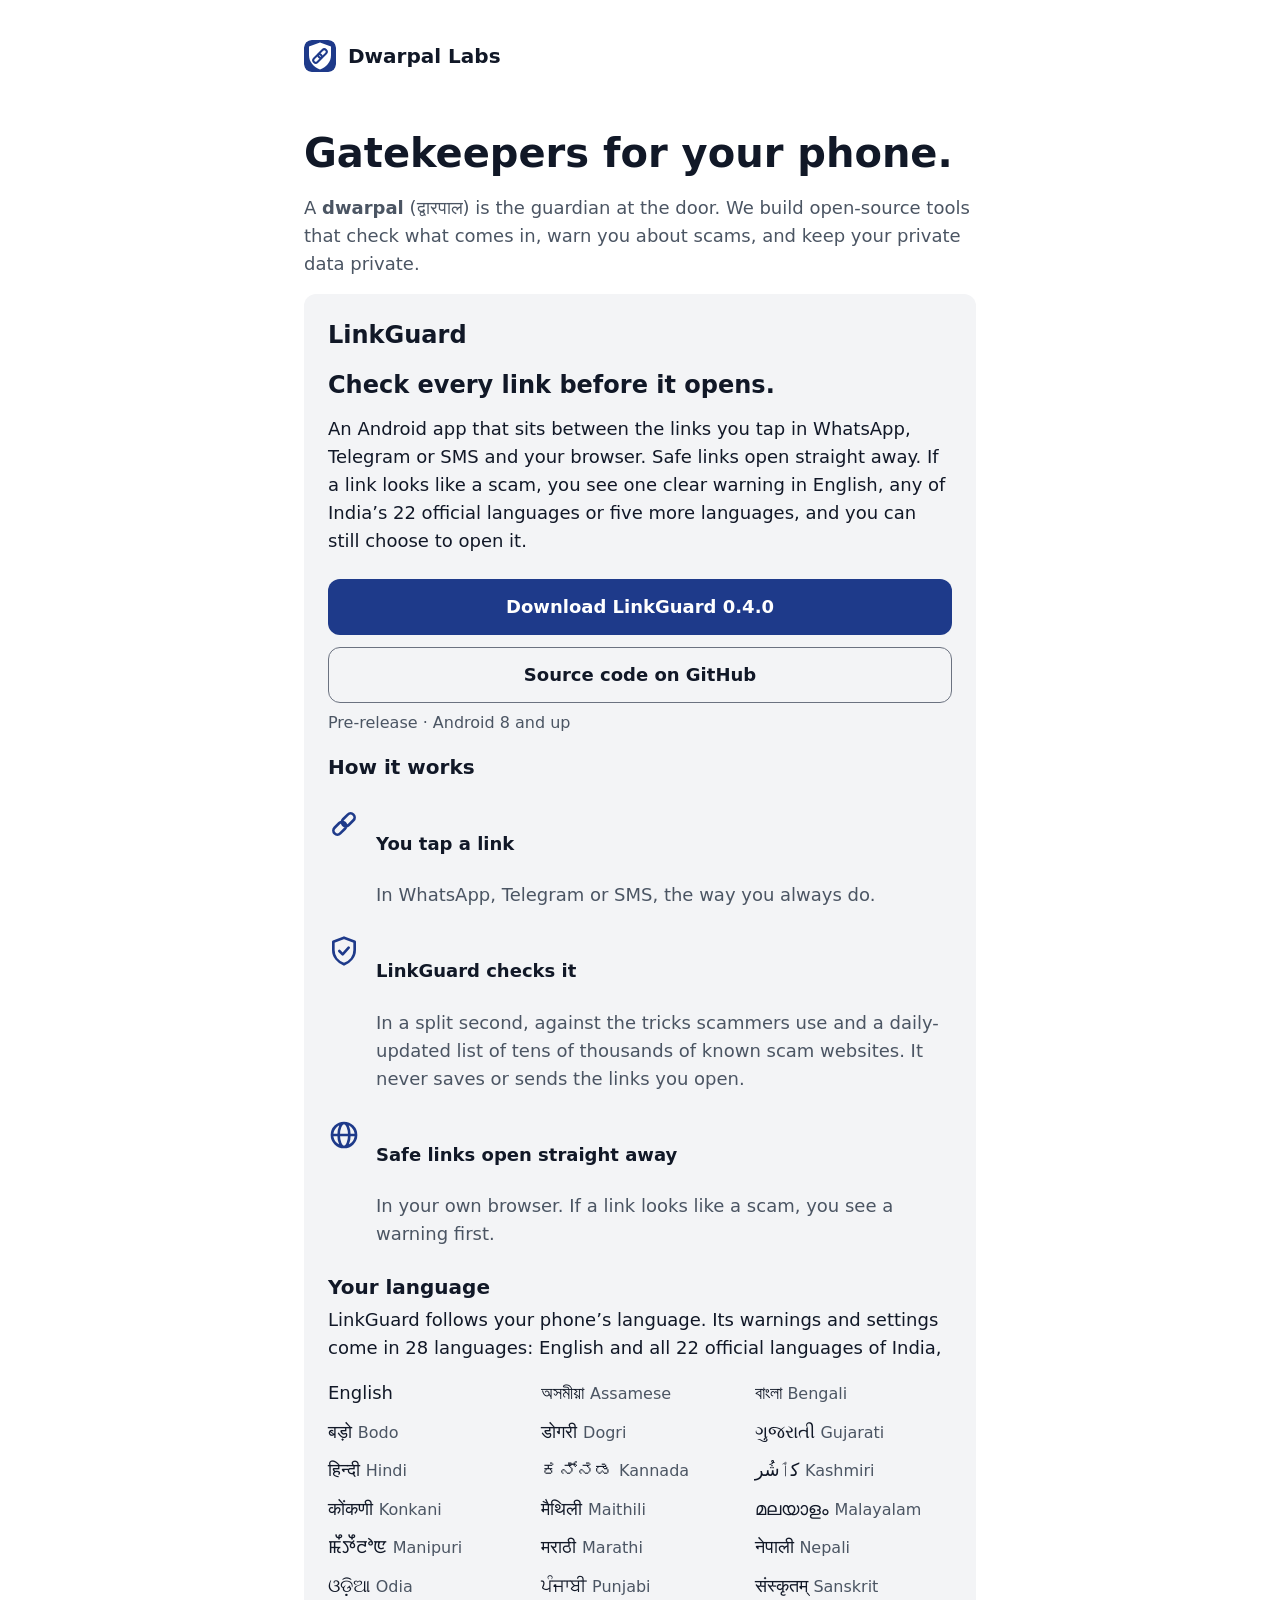
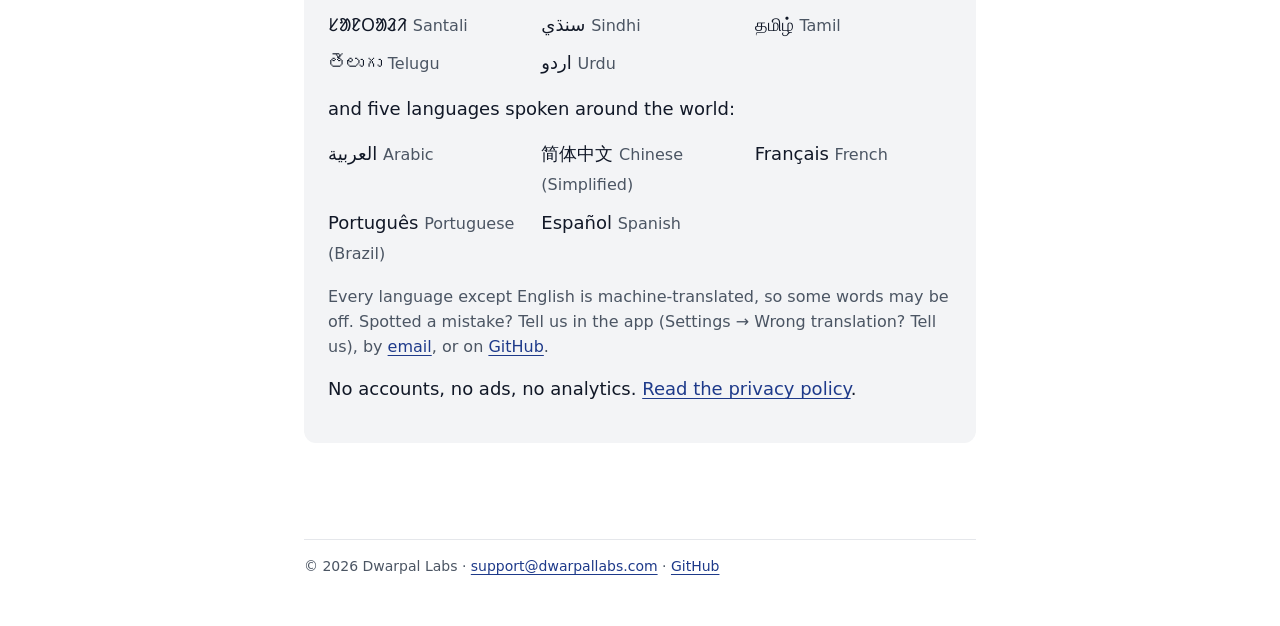
<file: index.html>
<!doctype html>
<html lang="en">
<head>
  <meta charset="utf-8">
  <meta name="viewport" content="width=device-width, initial-scale=1">
  <title>Dwarpal Labs</title>
  <meta name="description" content="Dwarpal Labs builds open-source, privacy-first tools that keep scams out.">
  <meta name="color-scheme" content="light dark">
  <meta property="og:type" content="website">
  <meta property="og:site_name" content="Dwarpal Labs">
  <meta property="og:title" content="LinkGuard: check every link before it opens">
  <meta property="og:description" content="Free, open-source Android app that checks WhatsApp and SMS links for scams before they open. Warns in English, all 22 official languages of India and five more. Never logs your links.">
  <meta property="og:url" content="https://dwarpallabs.com/">
  <meta property="og:image" content="https://dwarpallabs.com/og-linkguard.png?v=2">
  <meta property="og:image:width" content="1200">
  <meta property="og:image:height" content="630">
  <meta property="og:image:alt" content="LinkGuard shield logo. Checks WhatsApp and SMS links for scams before they open. Free, open source, 28 languages.">
  <meta name="twitter:card" content="summary_large_image">
  <link rel="icon" href="/favicon.ico" sizes="32x32">
  <link rel="icon" href="/favicon.svg" type="image/svg+xml">
  <link rel="apple-touch-icon" href="/apple-touch-icon.png">
  <link rel="stylesheet" href="/style.css?v=3">
</head>
<body>
<main>
  <header><a class="mark" href="/"><img src="/favicon.svg" alt="" width="32" height="32">Dwarpal Labs</a></header>

  <h1>Gatekeepers for your phone.</h1>
  <p class="lede">A <em>dwarpal</em> (द्वारपाल) is the guardian at the door. We build open-source tools that check what comes in, warn you about scams, and keep your private data private.</p>

  <section class="card">
    <h2>LinkGuard</h2>
    <p class="tagline">Check every link before it opens.</p>
    <p>An Android app that sits between the links you tap in WhatsApp, Telegram or SMS and your browser. Safe links open straight away. If a link looks like a scam, you see one clear warning in English, any of India’s 22 official languages or five more languages, and you can still choose to open it.</p>

    <div class="actions">
      <a class="button primary" href="https://github.com/dwarpallabs/linkguard/releases/tag/v0.4.0">Download LinkGuard 0.4.0</a>
      <a class="button secondary" href="https://github.com/dwarpallabs/linkguard">Source code on GitHub</a>
    </div>
    <p class="muted">Pre-release · Android 8 and up</p>

    <h3>How it works</h3>
    <ol class="steps">
      <li>
        <svg width="32" height="32" viewBox="0 0 24 24" fill="none" stroke="currentColor" stroke-width="2" stroke-linecap="round" stroke-linejoin="round" aria-hidden="true"><g transform="rotate(-45 12 12)"><path d="M5 9h5a3 3 0 0 1 0 6H5a3 3 0 0 1 0-6zM14 9h5a3 3 0 0 1 0 6h-5a3 3 0 0 1 0-6z"/></g></svg>
        <div><h4>You tap a link</h4><p>In WhatsApp, Telegram or SMS, the way you always do.</p></div>
      </li>
      <li>
        <svg width="32" height="32" viewBox="0 0 24 24" fill="none" stroke="currentColor" stroke-width="2" stroke-linecap="round" stroke-linejoin="round" aria-hidden="true"><path d="M12 2l8 3v6.2c0 5.1-3.5 9-8 10.8-4.5-1.8-8-5.7-8-10.8V5zM8.5 12l2.5 2.5 4.5-5"/></svg>
        <div><h4>LinkGuard checks it</h4><p>In a split second, against the tricks scammers use and a daily-updated list of tens of thousands of known scam websites. It never saves or sends the links you open.</p></div>
      </li>
      <li>
        <svg width="32" height="32" viewBox="0 0 24 24" fill="none" stroke="currentColor" stroke-width="2" stroke-linecap="round" stroke-linejoin="round" aria-hidden="true"><path d="M12 3a9 9 0 1 1 0 18a9 9 0 1 1 0-18zM12 3a4 9 0 1 1 0 18a4 9 0 1 1 0-18zM3 12h18"/></svg>
        <div><h4>Safe links open straight away</h4><p>In your own browser. If a link looks like a scam, you see a warning first.</p></div>
      </li>
    </ol>

    <h3>Your language</h3>
<p>LinkGuard follows your phone’s language. Its warnings and settings come in 28 languages: English and all 22 official languages of India,</p>
<ul class="langs">
    <li><span lang="en">English</span></li>
    <li><span lang="as">অসমীয়া</span> <span class="muted">Assamese</span></li>
    <li><span lang="bn">বাংলা</span> <span class="muted">Bengali</span></li>
    <li><span lang="brx">बड़ो</span> <span class="muted">Bodo</span></li>
    <li><span lang="doi">डोगरी</span> <span class="muted">Dogri</span></li>
    <li><span lang="gu">ગુજરાતી</span> <span class="muted">Gujarati</span></li>
    <li><span lang="hi">हिन्दी</span> <span class="muted">Hindi</span></li>
    <li><span lang="kn">ಕನ್ನಡ</span> <span class="muted">Kannada</span></li>
    <li><span lang="ks" dir="rtl">کٲشُر</span> <span class="muted">Kashmiri</span></li>
    <li><span lang="kok">कोंकणी</span> <span class="muted">Konkani</span></li>
    <li><span lang="mai">मैथिली</span> <span class="muted">Maithili</span></li>
    <li><span lang="ml">മലയാളം</span> <span class="muted">Malayalam</span></li>
    <li><span lang="mni">ꯃꯩꯇꯩꯂꯣꯟ</span> <span class="muted">Manipuri</span></li>
    <li><span lang="mr">मराठी</span> <span class="muted">Marathi</span></li>
    <li><span lang="ne">नेपाली</span> <span class="muted">Nepali</span></li>
    <li><span lang="or">ଓଡ଼ିଆ</span> <span class="muted">Odia</span></li>
    <li><span lang="pa">ਪੰਜਾਬੀ</span> <span class="muted">Punjabi</span></li>
    <li><span lang="sa">संस्कृतम्</span> <span class="muted">Sanskrit</span></li>
    <li><span lang="sat">ᱥᱟᱱᱛᱟᱲᱤ</span> <span class="muted">Santali</span></li>
    <li><span lang="sd" dir="rtl">سنڌي</span> <span class="muted">Sindhi</span></li>
    <li><span lang="ta">தமிழ்</span> <span class="muted">Tamil</span></li>
    <li><span lang="te">తెలుగు</span> <span class="muted">Telugu</span></li>
    <li><span lang="ur" dir="rtl">اردو</span> <span class="muted">Urdu</span></li>
</ul>
<p>and five languages spoken around the world:</p>
<ul class="langs">
    <li><span lang="ar" dir="rtl">العربية</span> <span class="muted">Arabic</span></li>
    <li><span lang="zh-Hans">简体中文</span> <span class="muted">Chinese (Simplified)</span></li>
    <li><span lang="fr">Français</span> <span class="muted">French</span></li>
    <li><span lang="pt-BR">Português</span> <span class="muted">Portuguese (Brazil)</span></li>
    <li><span lang="es">Español</span> <span class="muted">Spanish</span></li>
</ul>
<p class="muted">Every language except English is machine-translated, so some words may be off. Spotted a mistake? Tell us in the app (Settings → Wrong translation? Tell us), by <!--email_off--><a href="mailto:support@dwarpallabs.com">email</a><!--/email_off-->, or on <a href="https://github.com/dwarpallabs/linkguard/issues/new?template=translation.yml">GitHub</a>.</p>
<p>No accounts, no ads, no analytics. <a href="/linkguard/privacy">Read the privacy policy</a>.</p>
  </section>

  <footer>© 2026 Dwarpal Labs · <!--email_off--><a href="mailto:support@dwarpallabs.com">support@dwarpallabs.com</a><!--/email_off--> · <a href="https://github.com/dwarpallabs">GitHub</a></footer>
</main>
</body>
</html>
</file>
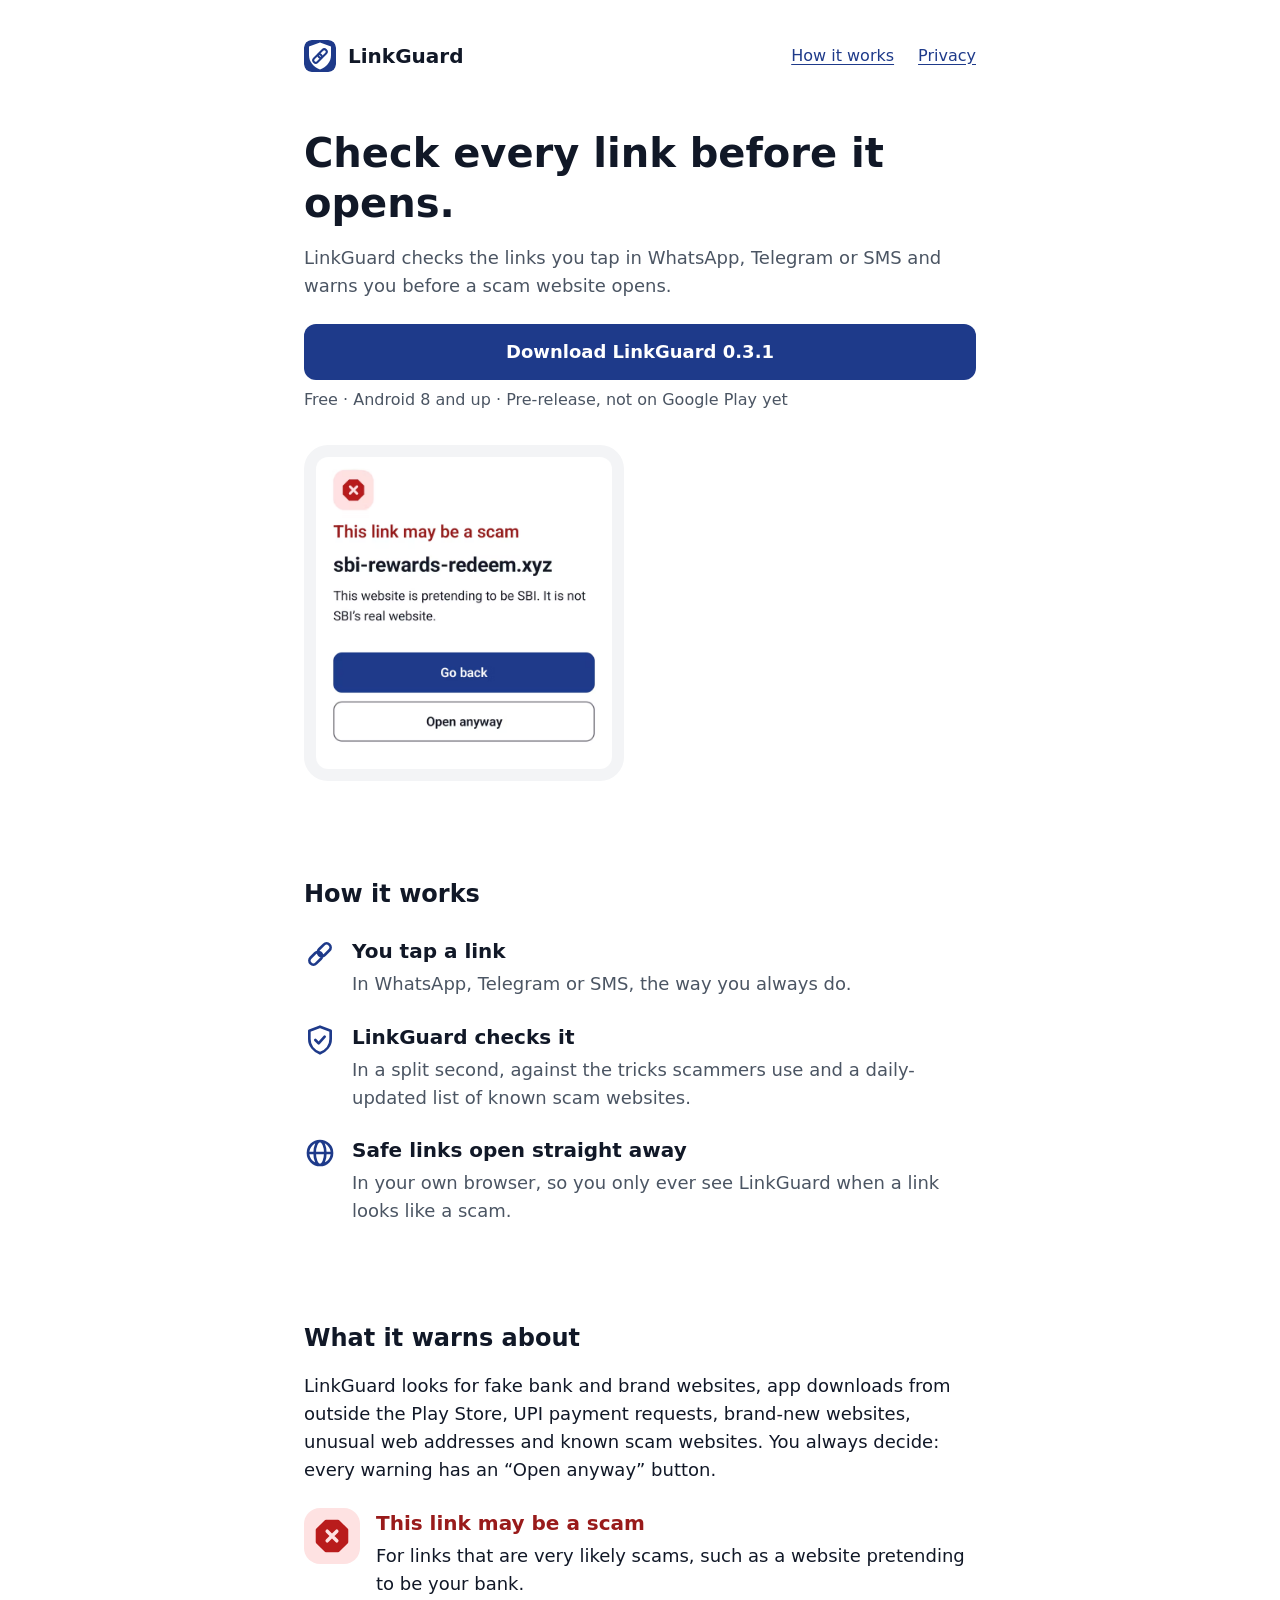
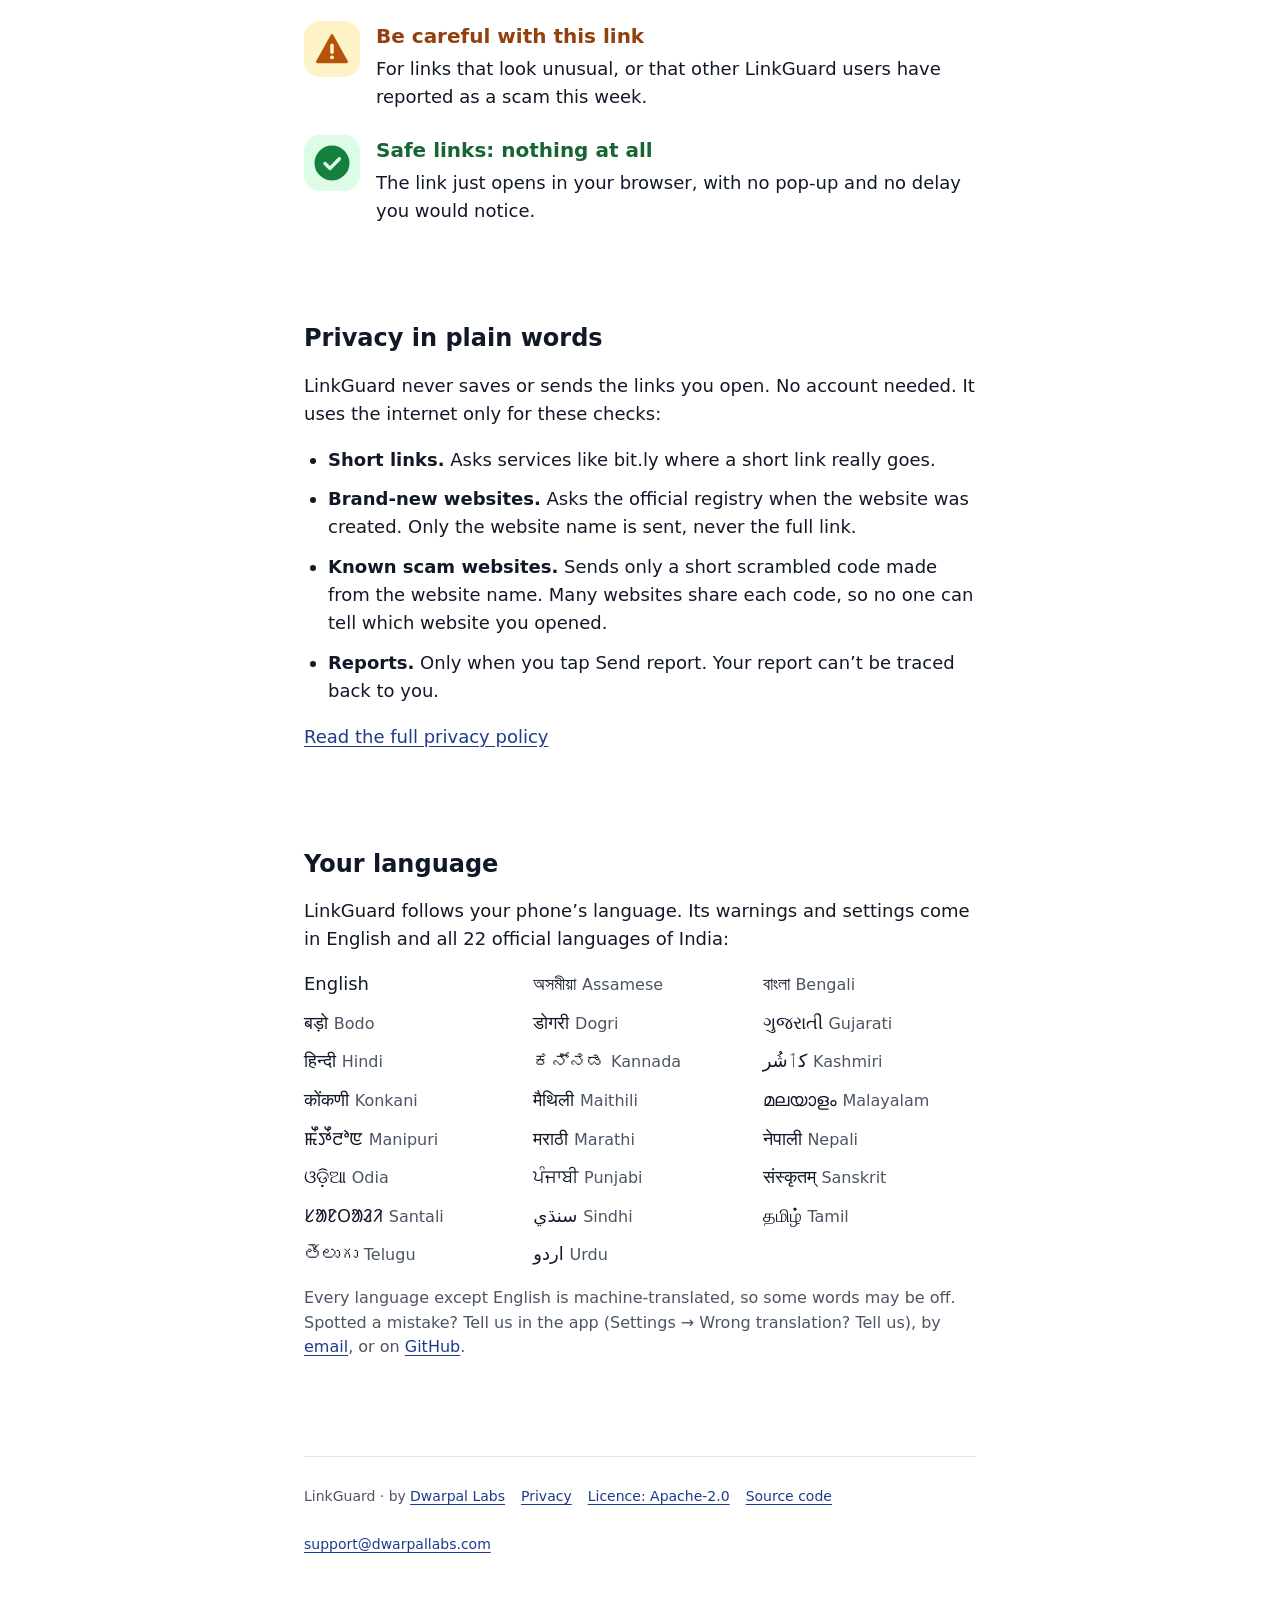
<file: linkguard/index.html>
<!doctype html>
<html lang="en">
<head>
  <meta charset="utf-8">
  <meta name="viewport" content="width=device-width, initial-scale=1">
  <title>LinkGuard: check every link before it opens</title>
  <meta name="description" content="Free, open-source Android app that checks WhatsApp, Telegram and SMS links for scams before they open. Warns in English and all 22 official languages of India. Never saves or sends your links.">
  <meta name="color-scheme" content="light dark">
  <meta property="og:type" content="website">
  <meta property="og:site_name" content="Dwarpal Labs">
  <meta property="og:title" content="LinkGuard: check every link before it opens">
  <meta property="og:description" content="Free, open-source Android app that checks WhatsApp and SMS links for scams before they open. Warns in English and all 22 official languages of India. Never logs your links.">
  <meta property="og:url" content="https://dwarpallabs.com/linkguard/">
  <meta property="og:image" content="https://dwarpallabs.com/og-linkguard.png">
  <meta property="og:image:width" content="1200">
  <meta property="og:image:height" content="630">
  <meta property="og:image:alt" content="LinkGuard shield logo. Checks WhatsApp and SMS links for scams before they open. Free, open source, 23 languages.">
  <meta name="twitter:card" content="summary_large_image">
  <link rel="icon" href="/favicon.ico" sizes="32x32">
  <link rel="icon" href="/favicon.svg" type="image/svg+xml">
  <link rel="apple-touch-icon" href="/apple-touch-icon.png">
  <link rel="stylesheet" href="/style.css?v=4">
</head>
<body>
<main>
  <header>
    <a class="mark" href="/linkguard/"><img src="/favicon.svg" alt="" width="32" height="32">LinkGuard</a>
    <nav aria-label="LinkGuard">
      <ul>
        <li><a href="#how">How it works</a></li>
        <li><a href="/linkguard/privacy">Privacy</a></li>
      </ul>
    </nav>
  </header>

  <h1>Check every link before it opens.</h1>
  <p class="lede">LinkGuard checks the links you tap in WhatsApp, Telegram or SMS and warns you before a scam website opens.</p>
  <div class="actions">
    <a class="button primary" href="https://github.com/dwarpallabs/linkguard/releases/tag/v0.3.1">Download LinkGuard 0.3.1</a>
  </div>
  <p class="muted">Free · Android 8 and up · Pre-release, not on Google Play yet</p>
  <picture class="screen">
    <source srcset="/images/warning-screen.avif" type="image/avif">
    <img src="/images/warning-screen.png" width="720" height="760" alt="LinkGuard’s warning screen: “This link may be a scam”, the website sbi-rewards-redeem.xyz, why it is fake, and the buttons Go back and Open anyway.">
  </picture>

  <section class="section" id="how">
    <h2>How it works</h2>
    <ol class="steps">
      <li>
        <svg width="32" height="32" viewBox="0 0 24 24" fill="none" stroke="currentColor" stroke-width="2" stroke-linecap="round" stroke-linejoin="round" aria-hidden="true"><g transform="rotate(-45 12 12)"><path d="M5 9h5a3 3 0 0 1 0 6H5a3 3 0 0 1 0-6zM14 9h5a3 3 0 0 1 0 6h-5a3 3 0 0 1 0-6z"/></g></svg>
        <div><h3>You tap a link</h3><p>In WhatsApp, Telegram or SMS, the way you always do.</p></div>
      </li>
      <li>
        <svg width="32" height="32" viewBox="0 0 24 24" fill="none" stroke="currentColor" stroke-width="2" stroke-linecap="round" stroke-linejoin="round" aria-hidden="true"><path d="M12 2l8 3v6.2c0 5.1-3.5 9-8 10.8-4.5-1.8-8-5.7-8-10.8V5zM8.5 12l2.5 2.5 4.5-5"/></svg>
        <div><h3>LinkGuard checks it</h3><p>In a split second, against the tricks scammers use and a daily-updated list of known scam websites.</p></div>
      </li>
      <li>
        <svg width="32" height="32" viewBox="0 0 24 24" fill="none" stroke="currentColor" stroke-width="2" stroke-linecap="round" stroke-linejoin="round" aria-hidden="true"><path d="M12 3a9 9 0 1 1 0 18a9 9 0 1 1 0-18zM12 3a4 9 0 1 1 0 18a4 9 0 1 1 0-18zM3 12h18"/></svg>
        <div><h3>Safe links open straight away</h3><p>In your own browser, so you only ever see LinkGuard when a link looks like a scam.</p></div>
      </li>
    </ol>
  </section>

  <section class="section">
    <h2>What it warns about</h2>
    <p>LinkGuard looks for fake bank and brand websites, app downloads from outside the Play Store, UPI payment requests, brand-new websites, unusual web addresses and known scam websites. You always decide: every warning has an “Open anyway” button.</p>
    <ul class="states">
      <li>
        <svg class="badge danger" viewBox="0 0 56 56" aria-hidden="true"><rect class="tile" width="56" height="56" rx="16"/><polygon class="shape" points="42.78,34.12 34.12,42.78 21.88,42.78 13.22,34.12 13.22,21.88 21.88,13.22 34.12,13.22 42.78,21.88"/><path class="cut" d="M23.2 23.2l9.6 9.6M32.8 23.2l-9.6 9.6"/></svg>
        <div><h3 class="danger">This link may be a scam</h3><p>For links that are very likely scams, such as a website pretending to be your bank.</p></div>
      </li>
      <li>
        <svg class="badge caution" viewBox="0 0 56 56" aria-hidden="true"><rect class="tile" width="56" height="56" rx="16"/><polygon class="shape" points="28,14.6 42.4,40.8 13.6,40.8"/><path class="cut" d="M28 24.2v7"/><circle class="dot" cx="28" cy="36.3" r="1.9"/></svg>
        <div><h3 class="caution">Be careful with this link</h3><p>For links that look unusual, or that other LinkGuard users have reported as a scam this week.</p></div>
      </li>
      <li>
        <svg class="badge safe" viewBox="0 0 56 56" aria-hidden="true"><rect class="tile" width="56" height="56" rx="16"/><circle class="shape" cx="28" cy="28" r="16"/><path class="cut" d="M21 28.6l5.1 4.8 9.3-9.6"/></svg>
        <div><h3 class="safe">Safe links: nothing at all</h3><p>The link just opens in your browser, with no pop-up and no delay you would notice.</p></div>
      </li>
    </ul>
  </section>

  <section class="section">
    <h2>Privacy in plain words</h2>
    <p>LinkGuard never saves or sends the links you open. No account needed. It uses the internet only for these checks:</p>
    <ul class="facts">
      <li><strong>Short links.</strong> Asks services like bit.ly where a short link really goes.</li>
      <li><strong>Brand-new websites.</strong> Asks the official registry when the website was created. Only the website name is sent, never the full link.</li>
      <li><strong>Known scam websites.</strong> Sends only a short scrambled code made from the website name. Many websites share each code, so no one can tell which website you opened.</li>
      <li><strong>Reports.</strong> Only when you tap Send report. Your report can’t be traced back to you.</li>
    </ul>
    <p><a href="/linkguard/privacy">Read the full privacy policy</a></p>
  </section>

  <section class="section">
    <h2>Your language</h2>
    <p>LinkGuard follows your phone’s language. Its warnings and settings come in English and all 22 official languages of India:</p>
    <ul class="langs">
      <li><span lang="en">English</span></li>
      <li><span lang="as">অসমীয়া</span> <span class="muted">Assamese</span></li>
      <li><span lang="bn">বাংলা</span> <span class="muted">Bengali</span></li>
      <li><span lang="brx">बड़ो</span> <span class="muted">Bodo</span></li>
      <li><span lang="doi">डोगरी</span> <span class="muted">Dogri</span></li>
      <li><span lang="gu">ગુજરાતી</span> <span class="muted">Gujarati</span></li>
      <li><span lang="hi">हिन्दी</span> <span class="muted">Hindi</span></li>
      <li><span lang="kn">ಕನ್ನಡ</span> <span class="muted">Kannada</span></li>
      <li><span lang="ks" dir="rtl">کٲشُر</span> <span class="muted">Kashmiri</span></li>
      <li><span lang="kok">कोंकणी</span> <span class="muted">Konkani</span></li>
      <li><span lang="mai">मैथिली</span> <span class="muted">Maithili</span></li>
      <li><span lang="ml">മലയാളം</span> <span class="muted">Malayalam</span></li>
      <li><span lang="mni">ꯃꯩꯇꯩꯂꯣꯟ</span> <span class="muted">Manipuri</span></li>
      <li><span lang="mr">मराठी</span> <span class="muted">Marathi</span></li>
      <li><span lang="ne">नेपाली</span> <span class="muted">Nepali</span></li>
      <li><span lang="or">ଓଡ଼ିଆ</span> <span class="muted">Odia</span></li>
      <li><span lang="pa">ਪੰਜਾਬੀ</span> <span class="muted">Punjabi</span></li>
      <li><span lang="sa">संस्कृतम्</span> <span class="muted">Sanskrit</span></li>
      <li><span lang="sat">ᱥᱟᱱᱛᱟᱲᱤ</span> <span class="muted">Santali</span></li>
      <li><span lang="sd" dir="rtl">سنڌي</span> <span class="muted">Sindhi</span></li>
      <li><span lang="ta">தமிழ்</span> <span class="muted">Tamil</span></li>
      <li><span lang="te">తెలుగు</span> <span class="muted">Telugu</span></li>
      <li><span lang="ur" dir="rtl">اردو</span> <span class="muted">Urdu</span></li>
    </ul>
    <p class="muted">Every language except English is machine-translated, so some words may be off. Spotted a mistake? Tell us in the app (Settings → Wrong translation? Tell us), by <!--email_off--><a href="mailto:support@dwarpallabs.com">email</a><!--/email_off-->, or on <a href="https://github.com/dwarpallabs/linkguard/issues/new?template=translation.yml">GitHub</a>.</p>
  </section>

  <footer>
    <ul>
      <li>LinkGuard · by <a href="/">Dwarpal Labs</a></li>
      <li><a href="/linkguard/privacy">Privacy</a></li>
      <li><a href="https://github.com/dwarpallabs/linkguard/blob/main/LICENSE">Licence: Apache-2.0</a></li>
      <li><a href="https://github.com/dwarpallabs/linkguard">Source code</a></li>
      <li><!--email_off--><a href="mailto:support@dwarpallabs.com">support@dwarpallabs.com</a><!--/email_off--></li>
    </ul>
  </footer>
</main>
</body>
</html>
</file>
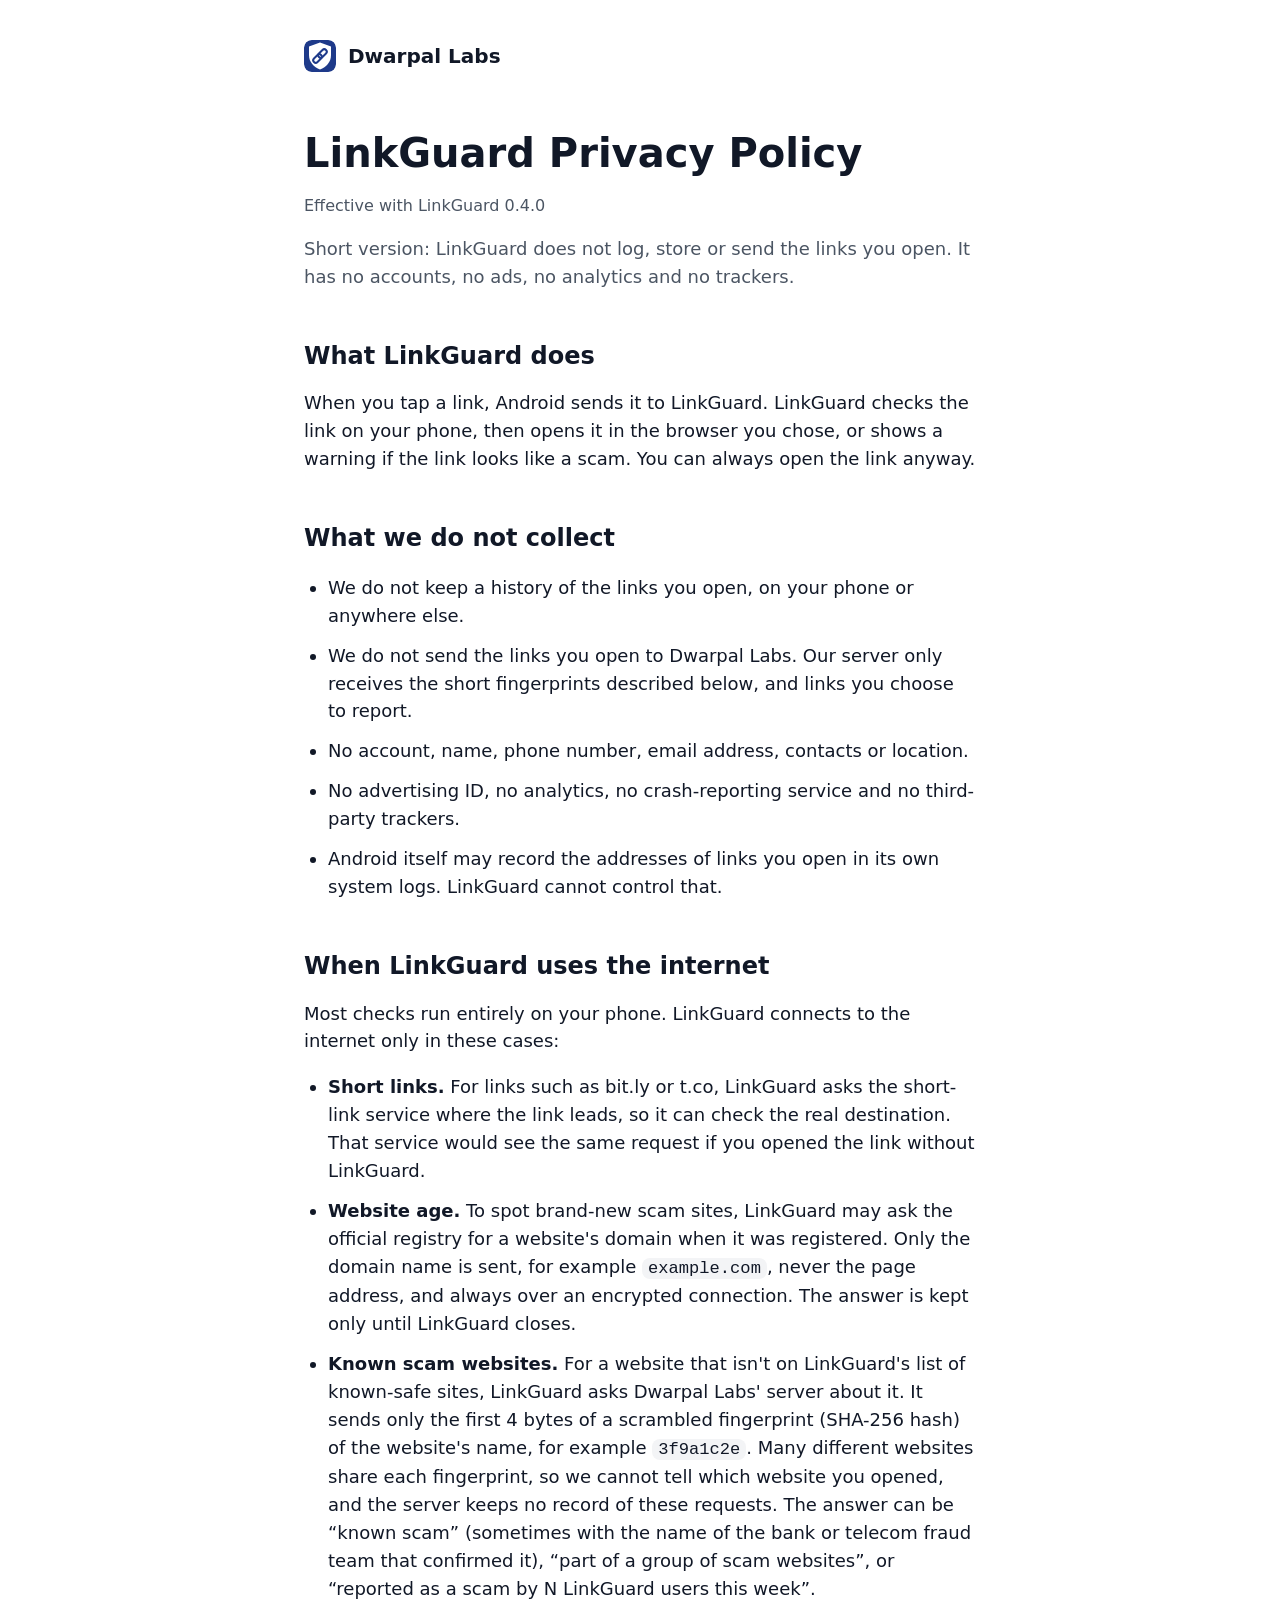
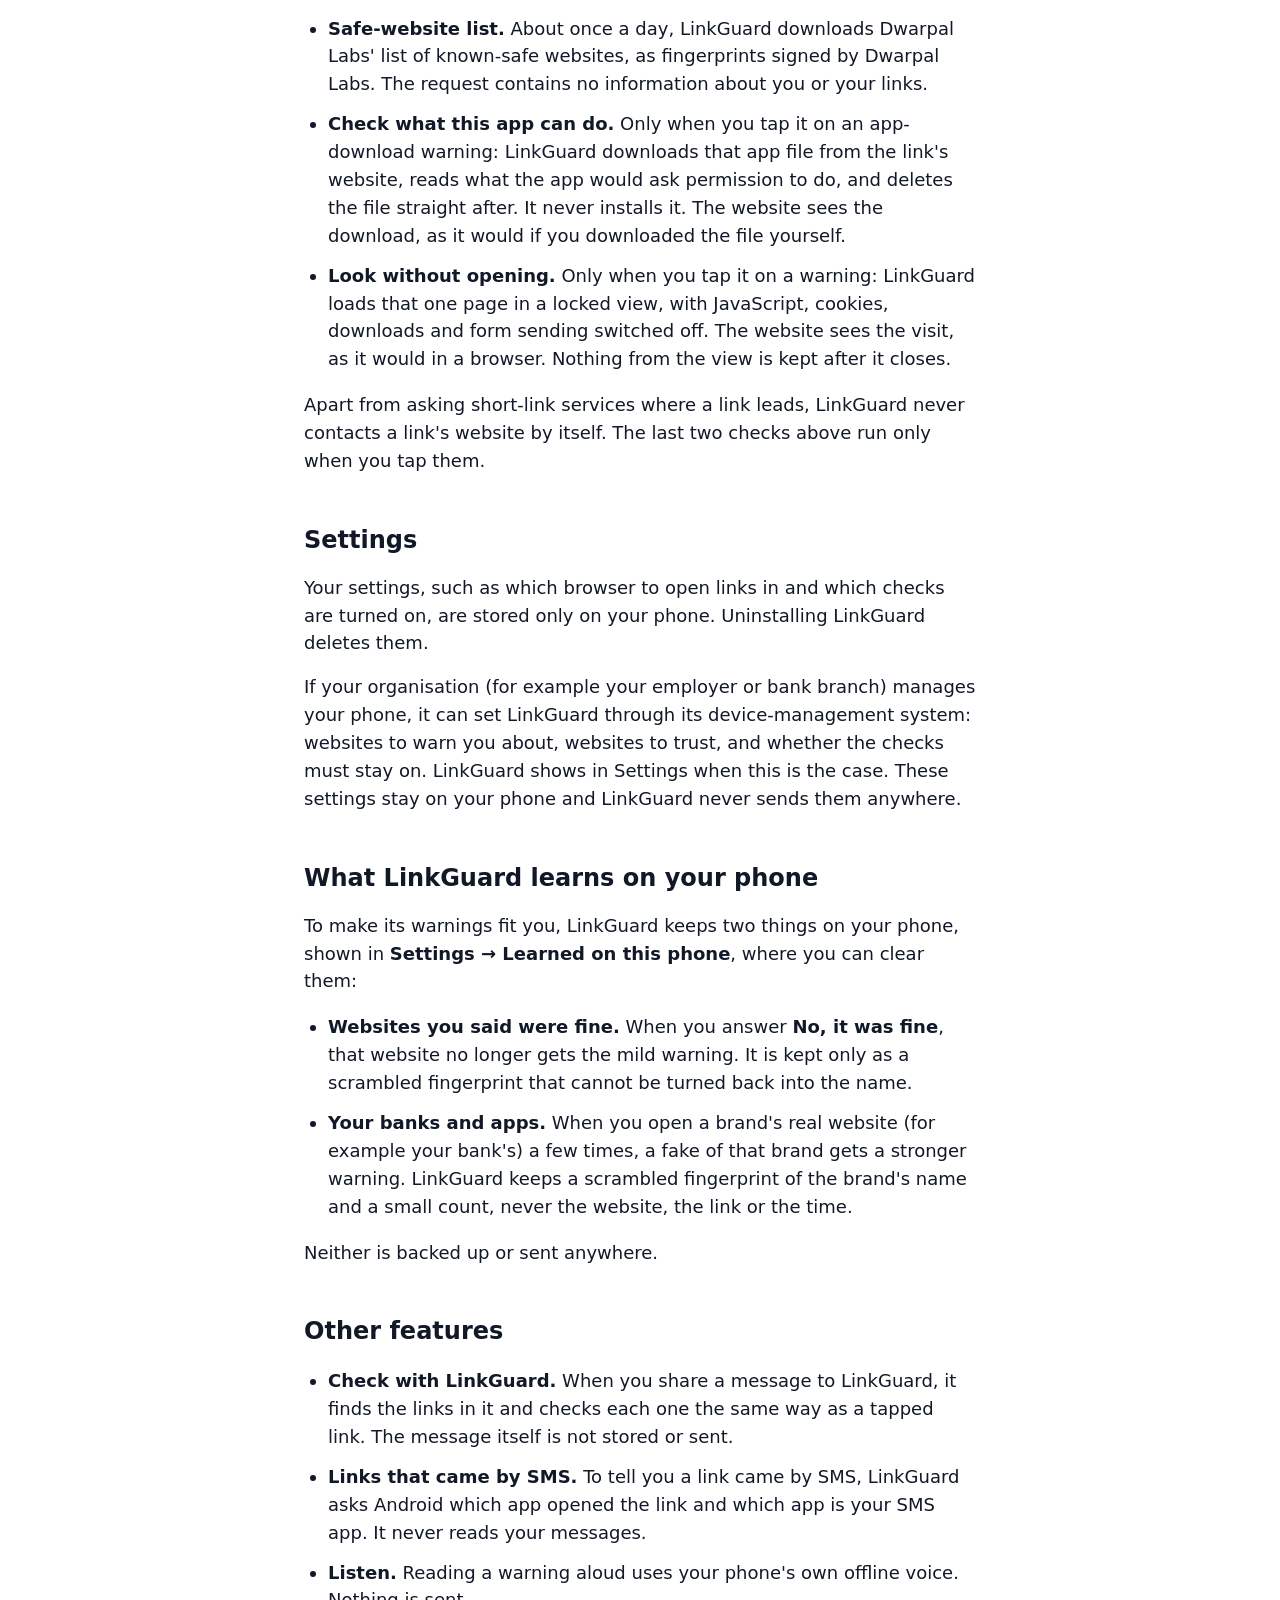
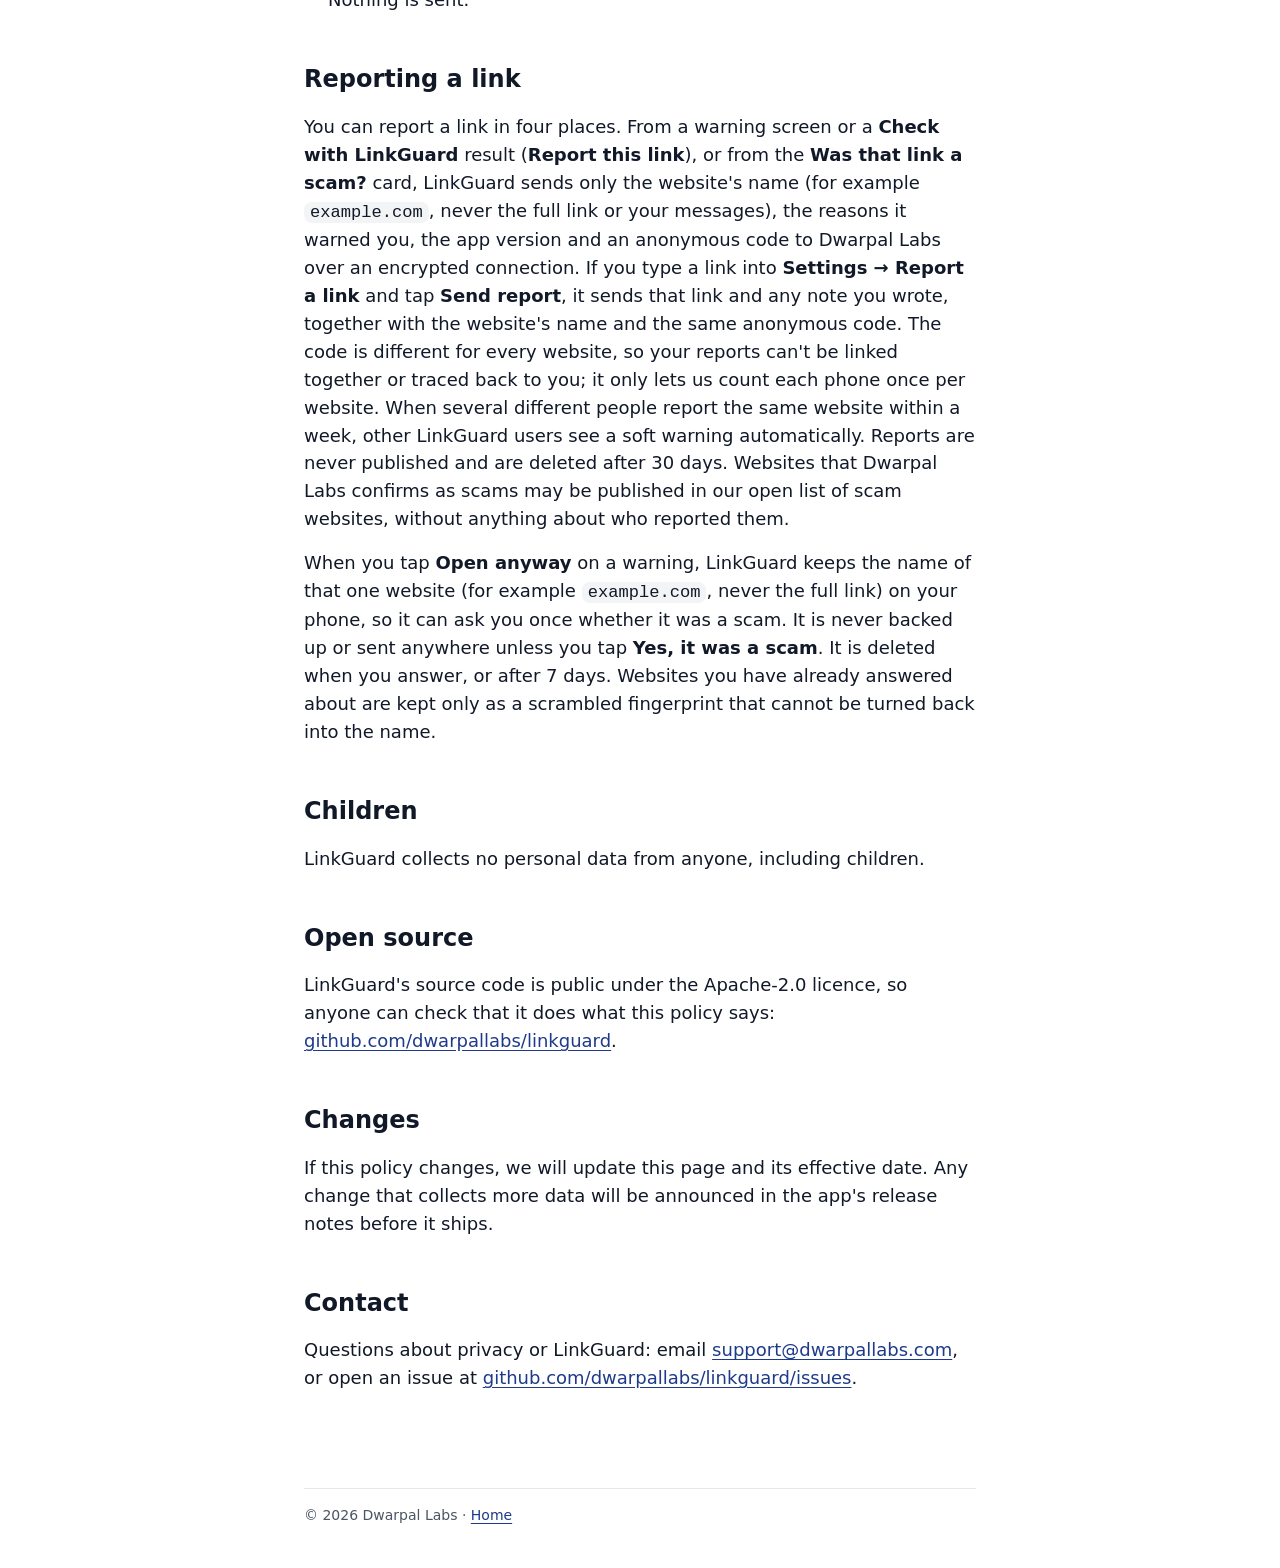
<file: linkguard/privacy.html>
<!doctype html>
<html lang="en">
<head>
  <meta charset="utf-8">
  <meta name="viewport" content="width=device-width, initial-scale=1">
  <title>LinkGuard Privacy Policy</title>
  <meta name="description" content="How LinkGuard handles your data: it does not log, store or send the links you open.">
  <meta name="color-scheme" content="light dark">
  <meta property="og:type" content="website">
  <meta property="og:site_name" content="Dwarpal Labs">
  <meta property="og:title" content="LinkGuard privacy policy">
  <meta property="og:description" content="How LinkGuard handles your data: it does not log, store or send the links you open.">
  <meta property="og:url" content="https://dwarpallabs.com/linkguard/privacy">
  <meta property="og:image" content="https://dwarpallabs.com/og-linkguard.png?v=2">
  <meta property="og:image:width" content="1200">
  <meta property="og:image:height" content="630">
  <meta property="og:image:alt" content="LinkGuard shield logo. Checks WhatsApp and SMS links for scams before they open. Free, open source, 28 languages.">
  <meta name="twitter:card" content="summary_large_image">
  <link rel="icon" href="/favicon.ico" sizes="32x32">
  <link rel="icon" href="/favicon.svg" type="image/svg+xml">
  <link rel="apple-touch-icon" href="/apple-touch-icon.png">
  <link rel="stylesheet" href="/style.css?v=3">
</head>
<body>
<main>
  <header><a class="mark" href="/"><img src="/favicon.svg" alt="" width="32" height="32">Dwarpal Labs</a></header>

  <h1>LinkGuard Privacy Policy</h1>
  <p class="muted">Effective with LinkGuard 0.4.0</p>

  <p class="lede">Short version: LinkGuard does not log, store or send the links you open. It has no accounts, no ads, no analytics and no trackers.</p>

  <h2>What LinkGuard does</h2>
  <p>When you tap a link, Android sends it to LinkGuard. LinkGuard checks the link on your phone, then opens it in the browser you chose, or shows a warning if the link looks like a scam. You can always open the link anyway.</p>

  <h2>What we do not collect</h2>
  <ul>
    <li>We do not keep a history of the links you open, on your phone or anywhere else.</li>
    <li>We do not send the links you open to Dwarpal Labs. Our server only receives the short fingerprints described below, and links you choose to report.</li>
    <li>No account, name, phone number, email address, contacts or location.</li>
    <li>No advertising ID, no analytics, no crash-reporting service and no third-party trackers.</li>
    <li>Android itself may record the addresses of links you open in its own system logs. LinkGuard cannot control that.</li>
  </ul>

  <h2>When LinkGuard uses the internet</h2>
  <p>Most checks run entirely on your phone. LinkGuard connects to the internet only in these cases:</p>
  <ul>
    <li><strong>Short links.</strong> For links such as bit.ly or t.co, LinkGuard asks the short-link service where the link leads, so it can check the real destination. That service would see the same request if you opened the link without LinkGuard.</li>
    <li><strong>Website age.</strong> To spot brand-new scam sites, LinkGuard may ask the official registry for a website&#39;s domain when it was registered. Only the domain name is sent, for example <code>example.com</code>, never the page address, and always over an encrypted connection. The answer is kept only until LinkGuard closes.</li>
    <li><strong>Known scam websites.</strong> For a website that isn&#39;t on LinkGuard&#39;s list of known-safe sites, LinkGuard asks Dwarpal Labs&#39; server about it. It sends only the first 4 bytes of a scrambled fingerprint (SHA-256 hash) of the website&#39;s name, for example <code>3f9a1c2e</code>. Many different websites share each fingerprint, so we cannot tell which website you opened, and the server keeps no record of these requests. The answer can be &ldquo;known scam&rdquo; (sometimes with the name of the bank or telecom fraud team that confirmed it), &ldquo;part of a group of scam websites&rdquo;, or &ldquo;reported as a scam by N LinkGuard users this week&rdquo;.</li>
    <li><strong>Safe-website list.</strong> About once a day, LinkGuard downloads Dwarpal Labs&#39; list of known-safe websites, as fingerprints signed by Dwarpal Labs. The request contains no information about you or your links.</li>
    <li><strong>Check what this app can do.</strong> Only when you tap it on an app-download warning: LinkGuard downloads that app file from the link&#39;s website, reads what the app would ask permission to do, and deletes the file straight after. It never installs it. The website sees the download, as it would if you downloaded the file yourself.</li>
    <li><strong>Look without opening.</strong> Only when you tap it on a warning: LinkGuard loads that one page in a locked view, with JavaScript, cookies, downloads and form sending switched off. The website sees the visit, as it would in a browser. Nothing from the view is kept after it closes.</li>
  </ul>
  <p>Apart from asking short-link services where a link leads, LinkGuard never contacts a link&#39;s website by itself. The last two checks above run only when you tap them.</p>

  <h2>Settings</h2>
  <p>Your settings, such as which browser to open links in and which checks are turned on, are stored only on your phone. Uninstalling LinkGuard deletes them.</p>
  <p>If your organisation (for example your employer or bank branch) manages your phone, it can set LinkGuard through its device-management system: websites to warn you about, websites to trust, and whether the checks must stay on. LinkGuard shows in Settings when this is the case. These settings stay on your phone and LinkGuard never sends them anywhere.</p>

  <h2>What LinkGuard learns on your phone</h2>
  <p>To make its warnings fit you, LinkGuard keeps two things on your phone, shown in <em>Settings → Learned on this phone</em>, where you can clear them:</p>
  <ul>
    <li><strong>Websites you said were fine.</strong> When you answer <em>No, it was fine</em>, that website no longer gets the mild warning. It is kept only as a scrambled fingerprint that cannot be turned back into the name.</li>
    <li><strong>Your banks and apps.</strong> When you open a brand&#39;s real website (for example your bank&#39;s) a few times, a fake of that brand gets a stronger warning. LinkGuard keeps a scrambled fingerprint of the brand&#39;s name and a small count, never the website, the link or the time.</li>
  </ul>
  <p>Neither is backed up or sent anywhere.</p>

  <h2>Other features</h2>
  <ul>
    <li><strong>Check with LinkGuard.</strong> When you share a message to LinkGuard, it finds the links in it and checks each one the same way as a tapped link. The message itself is not stored or sent.</li>
    <li><strong>Links that came by SMS.</strong> To tell you a link came by SMS, LinkGuard asks Android which app opened the link and which app is your SMS app. It never reads your messages.</li>
    <li><strong>Listen.</strong> Reading a warning aloud uses your phone&#39;s own offline voice. Nothing is sent.</li>
  </ul>

  <h2>Reporting a link</h2>
  <p>You can report a link in four places. From a warning screen or a <em>Check with LinkGuard</em> result (<em>Report this link</em>), or from the <em>Was that link a scam?</em> card, LinkGuard sends only the website&#39;s name (for example <code>example.com</code>, never the full link or your messages), the reasons it warned you, the app version and an anonymous code to Dwarpal Labs over an encrypted connection. If you type a link into <em>Settings → Report a link</em> and tap <em>Send report</em>, it sends that link and any note you wrote, together with the website&#39;s name and the same anonymous code. The code is different for every website, so your reports can&#39;t be linked together or traced back to you; it only lets us count each phone once per website. When several different people report the same website within a week, other LinkGuard users see a soft warning automatically. Reports are never published and are deleted after 30 days. Websites that Dwarpal Labs confirms as scams may be published in our open list of scam websites, without anything about who reported them.</p>
  <p>When you tap <em>Open anyway</em> on a warning, LinkGuard keeps the name of that one website (for example <code>example.com</code>, never the full link) on your phone, so it can ask you once whether it was a scam. It is never backed up or sent anywhere unless you tap <em>Yes, it was a scam</em>. It is deleted when you answer, or after 7 days. Websites you have already answered about are kept only as a scrambled fingerprint that cannot be turned back into the name.</p>

  <h2>Children</h2>
  <p>LinkGuard collects no personal data from anyone, including children.</p>

  <h2>Open source</h2>
  <p>LinkGuard's source code is public under the Apache-2.0 licence, so anyone can check that it does what this policy says: <a href="https://github.com/dwarpallabs/linkguard">github.com/dwarpallabs/linkguard</a>.</p>

  <h2>Changes</h2>
  <p>If this policy changes, we will update this page and its effective date. Any change that collects more data will be announced in the app's release notes before it ships.</p>

  <h2>Contact</h2>
  <p>Questions about privacy or LinkGuard: email <!--email_off--><a href="mailto:support@dwarpallabs.com">support@dwarpallabs.com</a><!--/email_off-->, or open an issue at <a href="https://github.com/dwarpallabs/linkguard/issues">github.com/dwarpallabs/linkguard/issues</a>.</p>

  <footer>© 2026 Dwarpal Labs · <a href="/">Home</a></footer>
</main>
</body>
</html>
</file>
<file: style.css>
/* Ol Chiki (Santali) and Meetei Mayek (Manipuri) are missing from many computers. These are tiny
   self-hosted subsets of Noto Sans (SIL OFL, fonts/OFL.txt) holding only the letters this site uses;
   unicode-range means a browser downloads one only when that script is on the page. */
@font-face {
  font-family: "LG Ol Chiki";
  src: url("/fonts/noto-sans-olchiki-subset.woff2") format("woff2");
  unicode-range: U+1C50-1C7F;
  font-display: swap;
}
@font-face {
  font-family: "LG Meetei Mayek";
  src: url("/fonts/noto-sans-meeteimayek-subset.woff2") format("woff2");
  unicode-range: U+ABC0-ABFF, U+AAE0-AAFF;
  font-display: swap;
}

/* Same tokens as the LinkGuard app: one brand colour, one ink, three status colours; system fonts
   with Noto first; same type scale as the app (sp → px). Status colours mean link safety only. */
:root {
  --brand: #1e3a8a;
  --on-brand: #ffffff;
  --brand-tint: #eef2ff;
  --ink: #111827;
  --ink-muted: #4b5563;
  --outline: #6b7280;
  --outline-soft: #e5e7eb;
  --bg: #ffffff;
  --surface: #f3f4f6;
  --safe: #15803d;
  --safe-tint: #dcfce7;
  --on-safe-tint: #166534;
  --caution: #b45309;
  --caution-tint: #fef3c7;
  --on-caution-tint: #92400e;
  --danger: #b91c1c;
  --danger-tint: #fee2e2;
  --on-danger-tint: #991b1b;
  --pressed: rgb(17 24 39 / 0.12);

  --font: "Noto Sans", system-ui, -apple-system, "Segoe UI", Roboto,
    "Noto Sans Devanagari", "Noto Sans Tamil", "LG Ol Chiki", "LG Meetei Mayek", sans-serif;
  --text-hero: 2.5rem;
  --text-display: 1.75rem;
  --text-title: 1.5rem;
  --text-heading: 1.25rem;
  --text-body-lg: 1.125rem;
  --text-body: 1rem;
  --text-label: 1.125rem;
  --text-caption: 0.875rem;

  --space-xs: 4px;
  --space-sm: 8px;
  --space-md: 12px;
  --space-lg: 16px;
  --space-xl: 24px;
  --space-xxl: 32px;
  --space-xxxl: 48px;
  --section: 48px;
  --radius-sm: 8px;
  --radius-md: 12px;
  --radius-lg: 16px;
  --radius-xl: 24px;
  --touch-min: 56px;
  --touch-secondary: 48px;
  --measure: 720px;
}
@media (prefers-color-scheme: dark) {
  :root {
    --brand: #a5b4fc;
    --on-brand: #0b1220;
    --brand-tint: #2b3450;
    --ink: #f3f4f6;
    --ink-muted: #9ca3af;
    --outline: #9ca3af;
    --outline-soft: #1f2a40;
    --bg: #0b1220;
    --surface: #141c2f;
    /* Dark tints are the status colour at 16 % over the surface, pre-mixed, as in the app. */
    --safe: #4ade80;
    --safe-tint: #1d3b3c;
    --on-safe-tint: #4ade80;
    --caution: #fbbf24;
    --caution-tint: #39362d;
    --on-caution-tint: #fbbf24;
    --danger: #f87171;
    --danger-tint: #382a3a;
    --on-danger-tint: #f87171;
    --pressed: rgb(243 244 246 / 0.12);
  }
}
@media (min-width: 600px) {
  :root { --section: 96px; }
}

* { box-sizing: border-box; }
html { font-size: 100%; -webkit-text-size-adjust: 100%; }
body {
  margin: 0;
  background: var(--bg);
  color: var(--ink);
  font-family: var(--font);
  font-size: var(--text-body-lg);
  line-height: 1.55;
  letter-spacing: 0;
}
main {
  max-width: var(--measure);
  margin: 0 auto;
  padding: var(--space-xl) var(--space-lg) var(--space-xxxl);
}
@media (min-width: 600px) {
  main { padding: var(--space-xxl) var(--space-xl) var(--space-xxxl); }
}

/* Header: mark + wordmark at start, at most three links at end. */
header {
  display: flex;
  flex-wrap: wrap;
  align-items: center;
  justify-content: space-between;
  gap: var(--space-sm) var(--space-xl);
  margin-bottom: var(--space-xxxl);
}
.mark {
  display: inline-flex;
  align-items: center;
  gap: var(--space-md);
  min-height: var(--touch-secondary);
  color: var(--ink);
  font-size: var(--text-heading);
  font-weight: 600;
  text-decoration: none;
}
.mark img { width: 32px; height: 32px; border-radius: var(--radius-sm); }
.mark small { font-size: var(--text-body); font-weight: 400; color: var(--ink-muted); }
nav ul { display: flex; flex-wrap: wrap; gap: 0 var(--space-xl); list-style: none; margin: 0; padding: 0; }
nav li { margin: 0; }
nav a { display: inline-flex; align-items: center; min-height: var(--touch-secondary); font-size: var(--text-body); }

h1 {
  font-size: 2rem;
  line-height: 1.25;
  font-weight: 600;
  margin: 0 0 var(--space-lg);
}
@media (min-width: 600px) {
  h1 { font-size: var(--text-hero); }
}
h2 {
  font-size: var(--text-title);
  line-height: 1.45;
  font-weight: 600;
  margin: 0 0 var(--space-lg);
}
/* Long documents without sections (privacy policy): space before each heading. */
main > h2 { margin-top: var(--space-xxxl); }
h3 {
  font-size: var(--text-heading);
  line-height: 1.5;
  font-weight: 600;
  margin: 0 0 var(--space-xs);
}
p, li { margin: 0 0 var(--space-lg); }
/* Two weights only (400 and 600) and no italics: Indic scripts have no true italic. */
strong, b { font-weight: 600; }
em, i { font-style: normal; font-weight: 600; }
.lede { font-size: var(--text-body-lg); color: var(--ink-muted); }
.muted { color: var(--ink-muted); font-size: var(--text-body); }
ul { padding-inline-start: var(--space-xl); }
li { margin-bottom: var(--space-md); }
code {
  font-family: ui-monospace, "SFMono-Regular", Menlo, Consolas, monospace;
  font-size: 0.95em;
  background: var(--surface);
  border-radius: var(--radius-sm);
  padding: 1px 6px;
}

/* Links are underlined, never colour-only. */
a { color: var(--brand); text-decoration: underline; text-underline-offset: 3px; }
a:focus-visible, .button:focus-visible {
  outline: 3px solid var(--brand);
  outline-offset: 2px;
  border-radius: 4px;
}

/* Sections: white space is the main decoration (48 px on phones, 96 px from 600 px). */
.section { margin-top: var(--section); }

/* Card: surface colour instead of a shadow. */
.card {
  background: var(--surface);
  border-radius: var(--radius-md);
  padding: var(--space-xl);
}
.card-head { display: flex; align-items: center; gap: var(--space-lg); margin-bottom: var(--space-lg); }
.card-head img { width: 48px; height: 48px; border-radius: var(--radius-md); flex: none; }
.card-head h2 { margin: 0; }
.tagline { font-size: var(--text-title); font-weight: 600; line-height: 1.45; margin-bottom: var(--space-md); }

/* Buttons: same variants and sizes as the app. Stacked and full width, primary on top, never side by
   side; labels wrap instead of shrinking. */
.actions { display: flex; flex-direction: column; gap: var(--space-md); margin: var(--space-xl) 0 var(--space-sm); }
.button {
  display: flex;
  align-items: center;
  justify-content: center;
  width: 100%;
  min-height: var(--touch-min);
  padding: 14px var(--space-xl);
  border-radius: var(--radius-md);
  font-size: var(--text-label);
  font-weight: 600;
  line-height: 1.45;
  text-align: center;
  text-decoration: none;
}
.button.primary { background: var(--brand); color: var(--on-brand); }
.button.secondary { border: 1.5px solid var(--outline); color: var(--ink); }
.button:active { box-shadow: inset 0 0 0 999px var(--pressed); }
.actions + .muted { margin-top: 0; }

/* Hero screenshot: one phone screen, framed simply. */
.screen {
  display: block;
  max-width: 320px;
  margin: var(--space-xxl) 0 0;
  padding: var(--space-md);
  background: var(--surface);
  border-radius: var(--radius-xl);
}
.screen img { display: block; width: 100%; height: auto; border-radius: var(--radius-md); }

/* How it works: icon + short title + one sentence. */
.steps { list-style: none; padding: 0; margin: var(--space-xl) 0 0; }
.steps li { display: flex; gap: var(--space-lg); margin-bottom: var(--space-xl); }
.steps svg { flex: none; width: 32px; height: 32px; margin-top: 2px; color: var(--brand); }
.steps p { margin: 0; color: var(--ink-muted); }

/* What it warns about: the app's status badges. Each state has its own shape, so it reads in
   greyscale; colour is never the only signal. */
.states { list-style: none; padding: 0; margin: var(--space-xl) 0 0; }
.states li { display: flex; gap: var(--space-lg); margin-bottom: var(--space-xl); }
.badge { flex: none; width: 56px; height: 56px; }
.badge.safe { color: var(--safe); --tint: var(--safe-tint); }
.badge.caution { color: var(--caution); --tint: var(--caution-tint); }
.badge.danger { color: var(--danger); --tint: var(--danger-tint); }
.badge .tile, .badge .dot { fill: var(--tint); }
.badge .shape { fill: currentColor; stroke: currentColor; stroke-width: 3; stroke-linejoin: round; }
.badge .cut { fill: none; stroke: var(--tint); stroke-width: 3.5; stroke-linecap: round; stroke-linejoin: round; }
.states h3.safe { color: var(--on-safe-tint); }
.states h3.caution { color: var(--on-caution-tint); }
.states h3.danger { color: var(--on-danger-tint); }
.states p { margin: 0; }

/* Privacy in plain words. */
.facts { padding-inline-start: var(--space-xl); }

/* Your language: each name in its own script; tall line height so Indic vowel signs never clip. */
.langs {
  list-style: none;
  padding: 0;
  margin: var(--space-md) 0 var(--space-lg);
  display: grid;
  grid-template-columns: repeat(auto-fill, minmax(10rem, 1fr));
  gap: var(--space-sm) var(--space-lg);
  line-height: 1.7;
}
.langs li { margin: 0; }

footer {
  margin-top: var(--section);
  padding-top: var(--space-lg);
  border-top: 1px solid var(--outline-soft);
  color: var(--ink-muted);
  font-size: var(--text-caption);
}
footer ul { display: flex; flex-wrap: wrap; align-items: center; gap: 0 var(--space-lg); list-style: none; margin: 0; padding: 0; }
/* Every item is a 48 px row so plain text lines up with the links' tap areas. */
footer li { display: flex; align-items: center; gap: 0.3em; min-height: var(--touch-secondary); margin: 0; }
</file>
